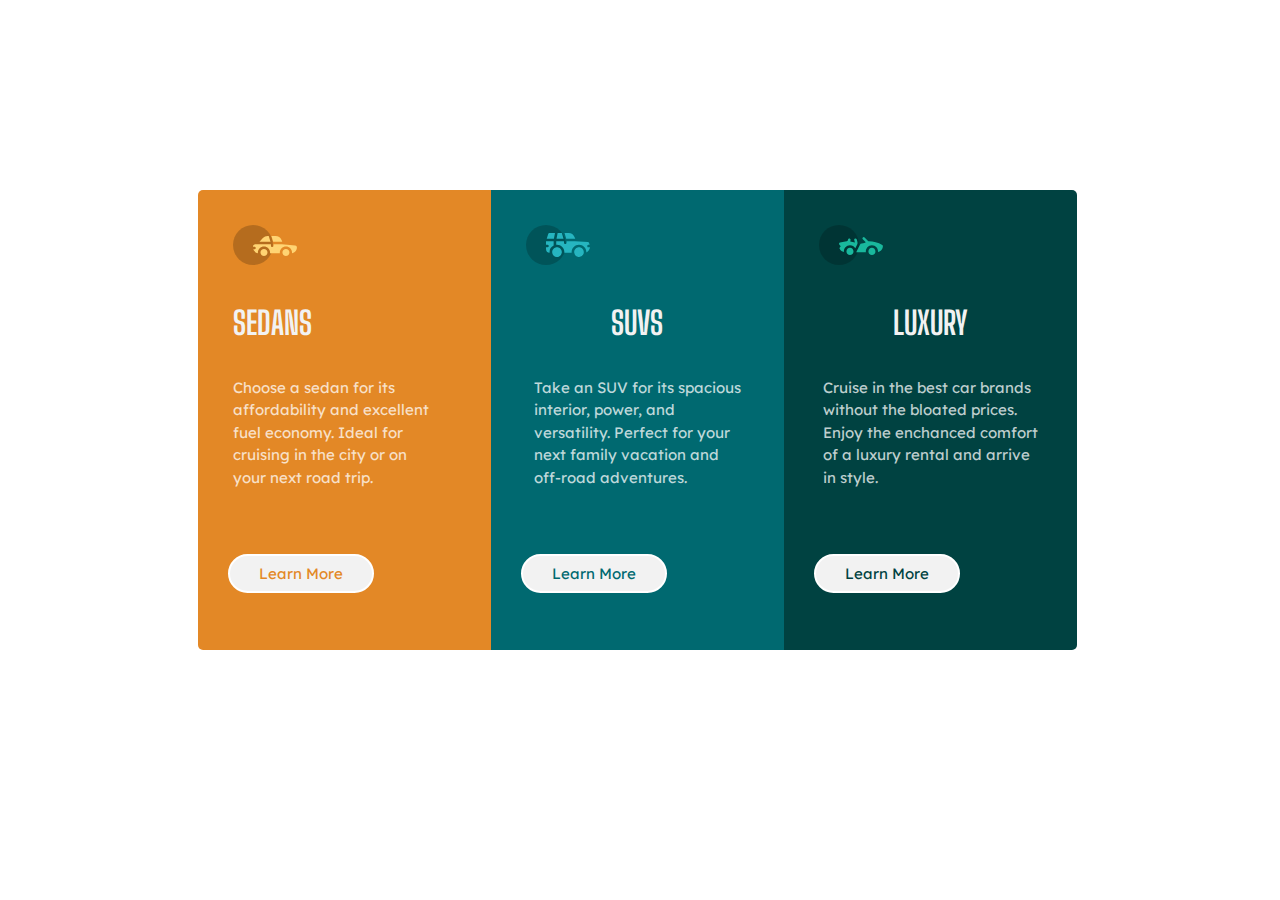
<file: index.html>
<!DOCTYPE html>

<html lang="en">

<head>
    <meta charset="UTF-8">
    <meta http-equiv="X-UA-Compatible" content="IE=edge">
    <meta name="viewport" content="width=device-width, initial-scale=1.0">
    <title>CSS Flexbox</title>
    <link rel="stylesheet" href='styles.css'>
    <link href="https://fonts.googleapis.com/css2?family=Big+Shoulders+Display:wght@700&family=Lexend+Deca&display=swap" rel="stylesheet">
    <link rel="icon" href="favicon-32x32.png">
</head>

<body>
    <div class="flexbox">
        <div class="orange">
            <img src="images/icon-sedans.svg" alt="">
            <h3>SEDANS</h3>
            <p>Choose a sedan for its <br> affordability and excellent <br> fuel economy. Ideal for <br> cruising in the city or on <br> your next road trip.</p>
            <button class="btn1">Learn More</button>
        </div>
        <div class="cyan">
            <img src="images/icon-suvs.svg" alt="">
            <h3>SUVS</h3>
            <p>Take an SUV for its spacious<br> interior, power, and<br> versatility. Perfect for your<br> next family vacation and<br> off-road adventures.</p>
            <button class="btn2">Learn More</button>
        </div>
        <div class="dark">
            <img src="images/icon-luxury.svg" alt="">
            <h3>LUXURY</h3>
            <p>Cruise in the best car brands<br> without the bloated prices.<br>Enjoy the enchanced comfort <br> of a luxury rental and arrive<br> in style.</p>
            <button class="btn3">Learn More</button>
        </div>
    </div>
</body>

</html>
</file>
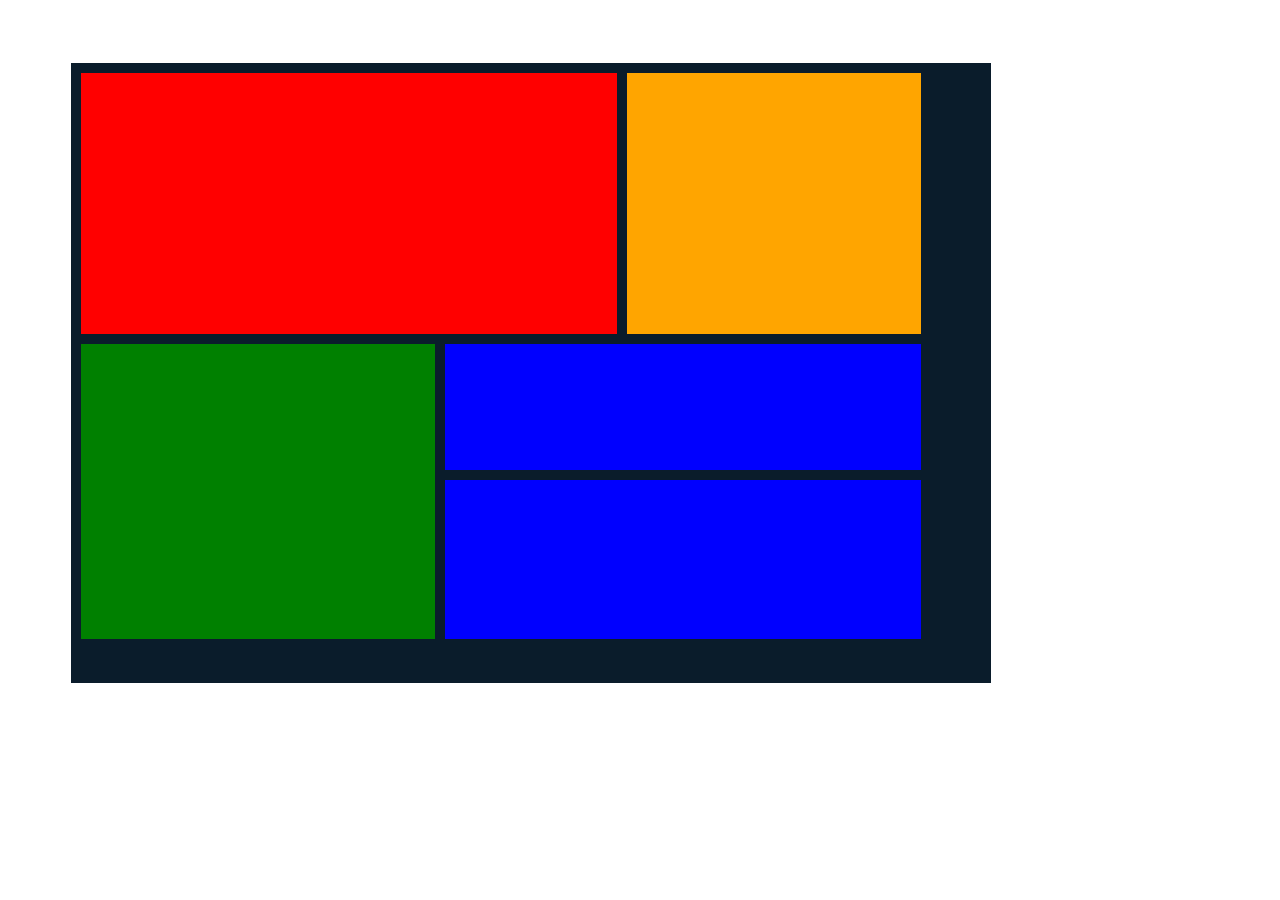
<file: grid.html>
<!DOCTYPE html>
<html lang="en">

<head>
    <meta charset="UTF-8">
    <meta http-equiv="X-UA-Compatible" content="IE=edge">
    <meta name="viewport" content="width=device-width, initial-scale=1.0">
    <title>CSS-Grid</title>
    <link rel="stylesheet" href="styles.css">
</head>

<body>
    <div class="grid-container">
        <div class="red"></div>
        <div class="yellow"></div>
        <div class="green"></div>
        <div class="small-blue"></div>
        <div class="big-blue"></div>
    </div>
</body>

</html>
</file>
<file: styles.css>
.flexbox {
    width: 880px;
    height: 460px;
    display: flex;
    flex-direction: row;
    margin: 15%;
    border-radius: 5px;
}

img {
    margin: 35px;
}

h3 {
    font-family: Big Shoulders Display;
    margin: 0 35px;
    font-size: 200%;
    color: hsl(0, 0%, 95%);
}

p {
    font-family: Lexend Deca;
    font-size: 15px;
    margin: 35px;
    line-height: 1.5;
}

.orange {
    background-color: hsl(31, 77%, 52%);
    width: 33.3%;
    font-family: Lexend Deca, Big Shoulders Display;
    color: hsla(0, 0%, 100%, 0.75);
    border-top-left-radius: 5px;
    border-bottom-left-radius: 5px;
}

.btn1 {
    color: hsl(31, 77%, 52%);
    width: 50%;
    background-color: hsl(0, 0%, 95%);
    border: 2px solid white;
    border-radius: 24px;
    padding: 8px;
    margin: 30px;
    font-family: Lexend Deca;
    font-size: 15px;
    cursor: pointer;
}

.btn1:hover {
    color: hsla(0, 0%, 100%, 0.75);
    background-color: transparent;
}

.cyan {
    background-color: hsl(184, 100%, 22%);
    width: 33.3%;
    font-family: Lexend Deca, Big Shoulders Display;
    color: hsla(0, 0%, 100%, 0.75);
    justify-items: center;
}

.btn2 {
    color: hsl(184, 100%, 22%);
    width: 50%;
    background-color: hsl(0, 0%, 95%);
    border: 2px solid white;
    border-radius: 24px;
    padding: 8px;
    margin: 30px;
    font-family: Lexend Deca;
    font-size: 15px;
    cursor: pointer;
}

.btn2:hover {
    color: hsla(0, 0%, 100%, 0.75);
    background-color: transparent;
}

.dark {
    background-color: hsl(179, 100%, 13%);
    width: 33.3%;
    font-family: Lexend Deca, Big Shoulders Display;
    color: hsla(0, 0%, 100%, 0.75);
    justify-items: center;
    border-top-right-radius: 5px;
    border-bottom-right-radius: 5px;
}

.btn3 {
    color: hsl(179, 100%, 13%);
    width: 50%;
    background-color: hsl(0, 0%, 95%);
    border: 2px solid white;
    border-radius: 24px;
    padding: 8px;
    margin: 30px;
    font-family: Lexend Deca;
    font-size: 15px;
    cursor: pointer;
}

.btn3:hover {
    color: hsla(0, 0%, 100%, 0.75);
    background-color: transparent;
}

@media screen and (max-width: 375px) {
    .flexbox {
        width: 80%;
        height: 460px;
        display: flex;
        flex-direction: column;
        margin: 15%;
    }
    .orange {
        background-color: hsl(31, 77%, 52%);
        width: 100%;
        font-family: Lexend Deca, Big Shoulders Display;
        color: hsla(0, 0%, 100%, 0.75);
        border-top-left-radius: 5px;
        border-top-right-radius: 5px;
    }
    .btn1 {
        color: hsl(31, 77%, 52%);
        width: 50%;
        background-color: hsl(0, 0%, 95%);
        border: 2px solid white;
        border-radius: 24px;
        padding: 8px;
        margin: 30px;
        font-family: Lexend Deca;
        font-size: 15px;
        cursor: pointer;
    }
    .btn1:hover {
        color: hsla(0, 0%, 100%, 0.75);
        background-color: transparent;
    }
    .cyan {
        background-color: hsl(184, 100%, 22%);
        width: 100%;
        font-family: Lexend Deca, Big Shoulders Display;
        color: hsla(0, 0%, 100%, 0.75);
    }
    .btn2 {
        color: hsl(184, 100%, 22%);
        width: 50%;
        background-color: hsl(0, 0%, 95%);
        border: 2px solid white;
        border-radius: 24px;
        padding: 8px;
        margin: 30px;
        font-family: Lexend Deca;
        font-size: 15px;
        cursor: pointer;
    }
    .btn2:hover {
        color: hsla(0, 0%, 100%, 0.75);
        background-color: transparent;
    }
    .dark {
        background-color: hsl(179, 100%, 13%);
        width: 100%;
        font-family: Lexend Deca, Big Shoulders Display;
        color: hsla(0, 0%, 100%, 0.75);
        border-bottom-left-radius: 5px;
        border-bottom-right-radius: 5px;
    }
    .btn3 {
        color: hsl(179, 100%, 13%);
        width: 50%;
        background-color: hsl(0, 0%, 95%);
        border: 2px solid white;
        border-radius: 24px;
        padding: 8px;
        margin: 30px;
        font-family: Lexend Deca;
        font-size: 15px;
        cursor: pointer;
    }
    .btn3:hover {
        color: hsla(0, 0%, 100%, 0.75);
        background-color: transparent;
    }
}


/* grid */

.grid-container {
    display: grid;
    gap: 10px;
    background-color: #0a1c2b;
    padding: 10px;
    margin: 5%;
    grid-template-columns: repeat(15, 1fr);
    grid-template-rows: repeat(18, 1fr);
    width: 900px;
    height: 600px;
}

.red {
    background-color: red;
    grid-column: 1/10;
    grid-row: 1/9;
}

.yellow {
    background-color: orange;
    grid-column: 10/15;
    grid-row: 1/9
}

.green {
    background-color: green;
    grid-column: 1/7;
    grid-row: 9/18;
}

.small-blue {
    background-color: blue;
    grid-column: 7/15;
    grid-row: 9/13;
}

.big-blue {
    background-color: blue;
    grid-column: 7/15;
    grid-row: 13/18;
}
</file>
